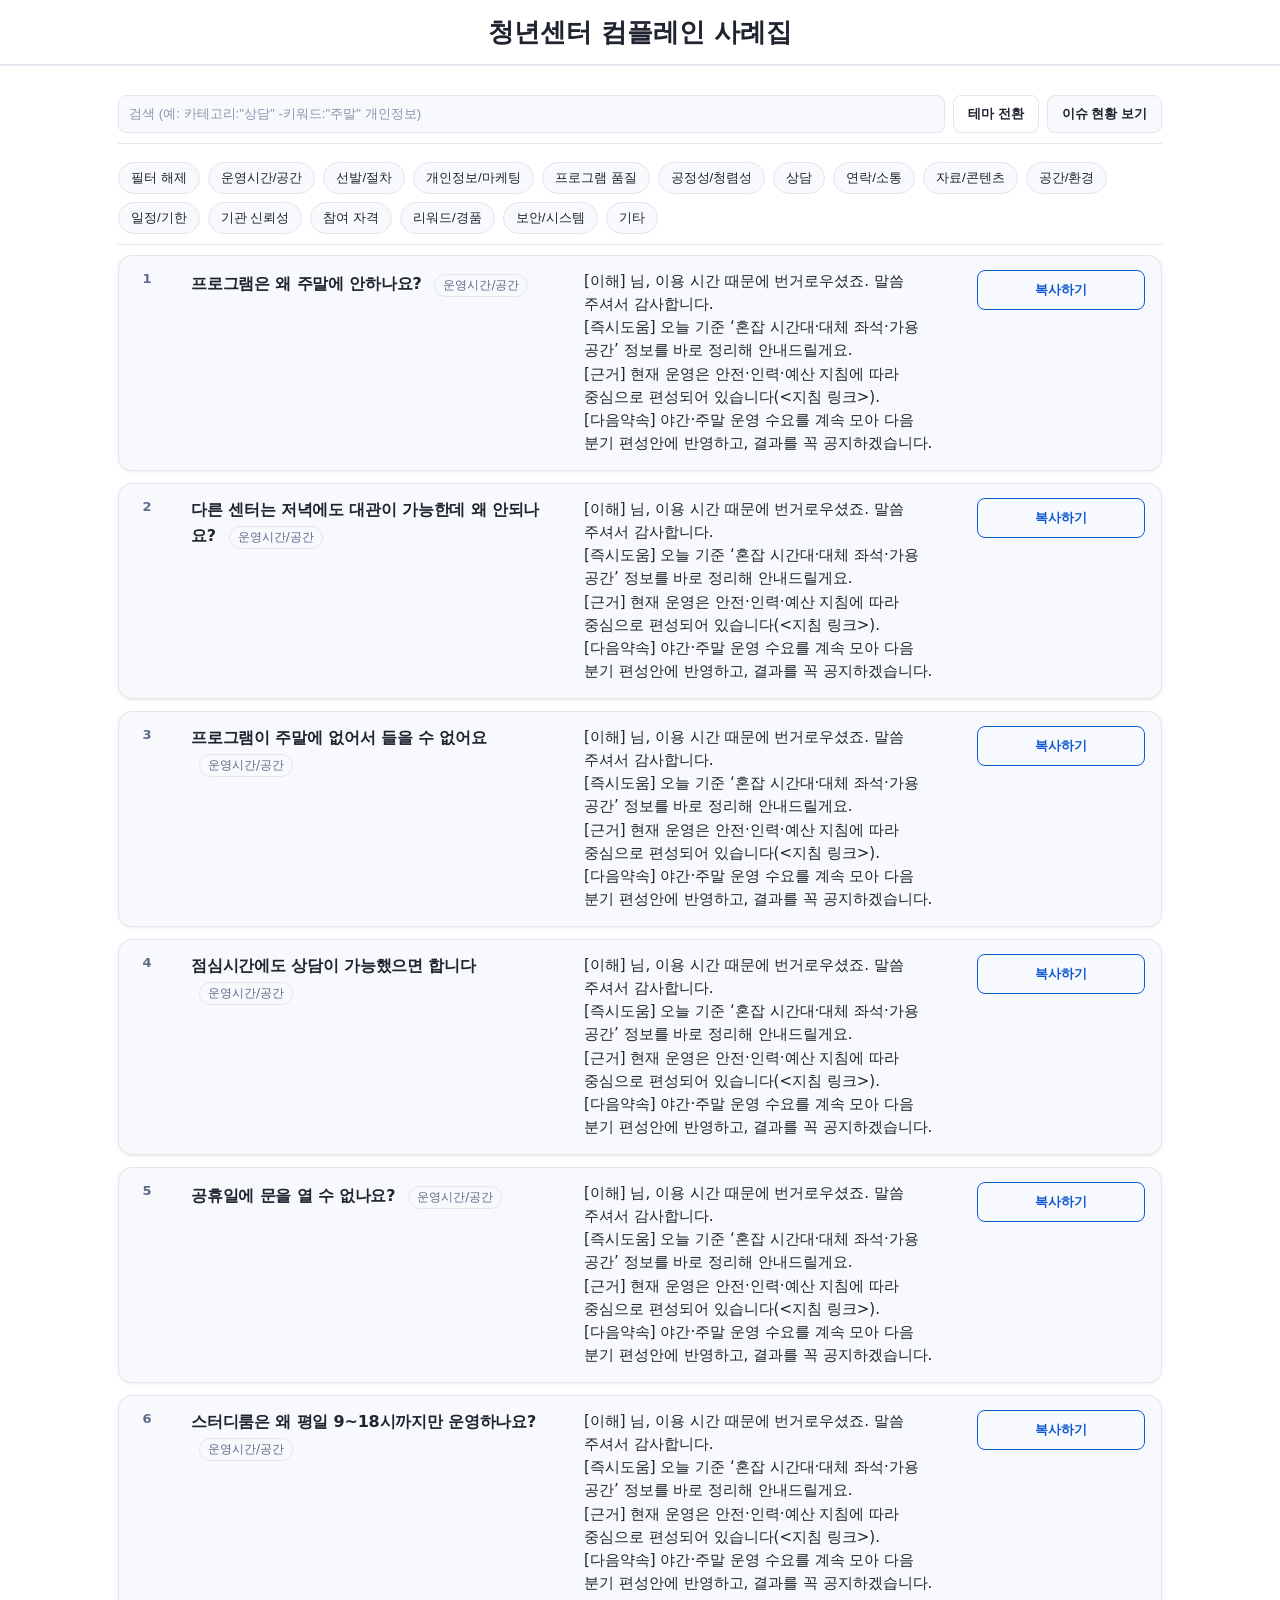
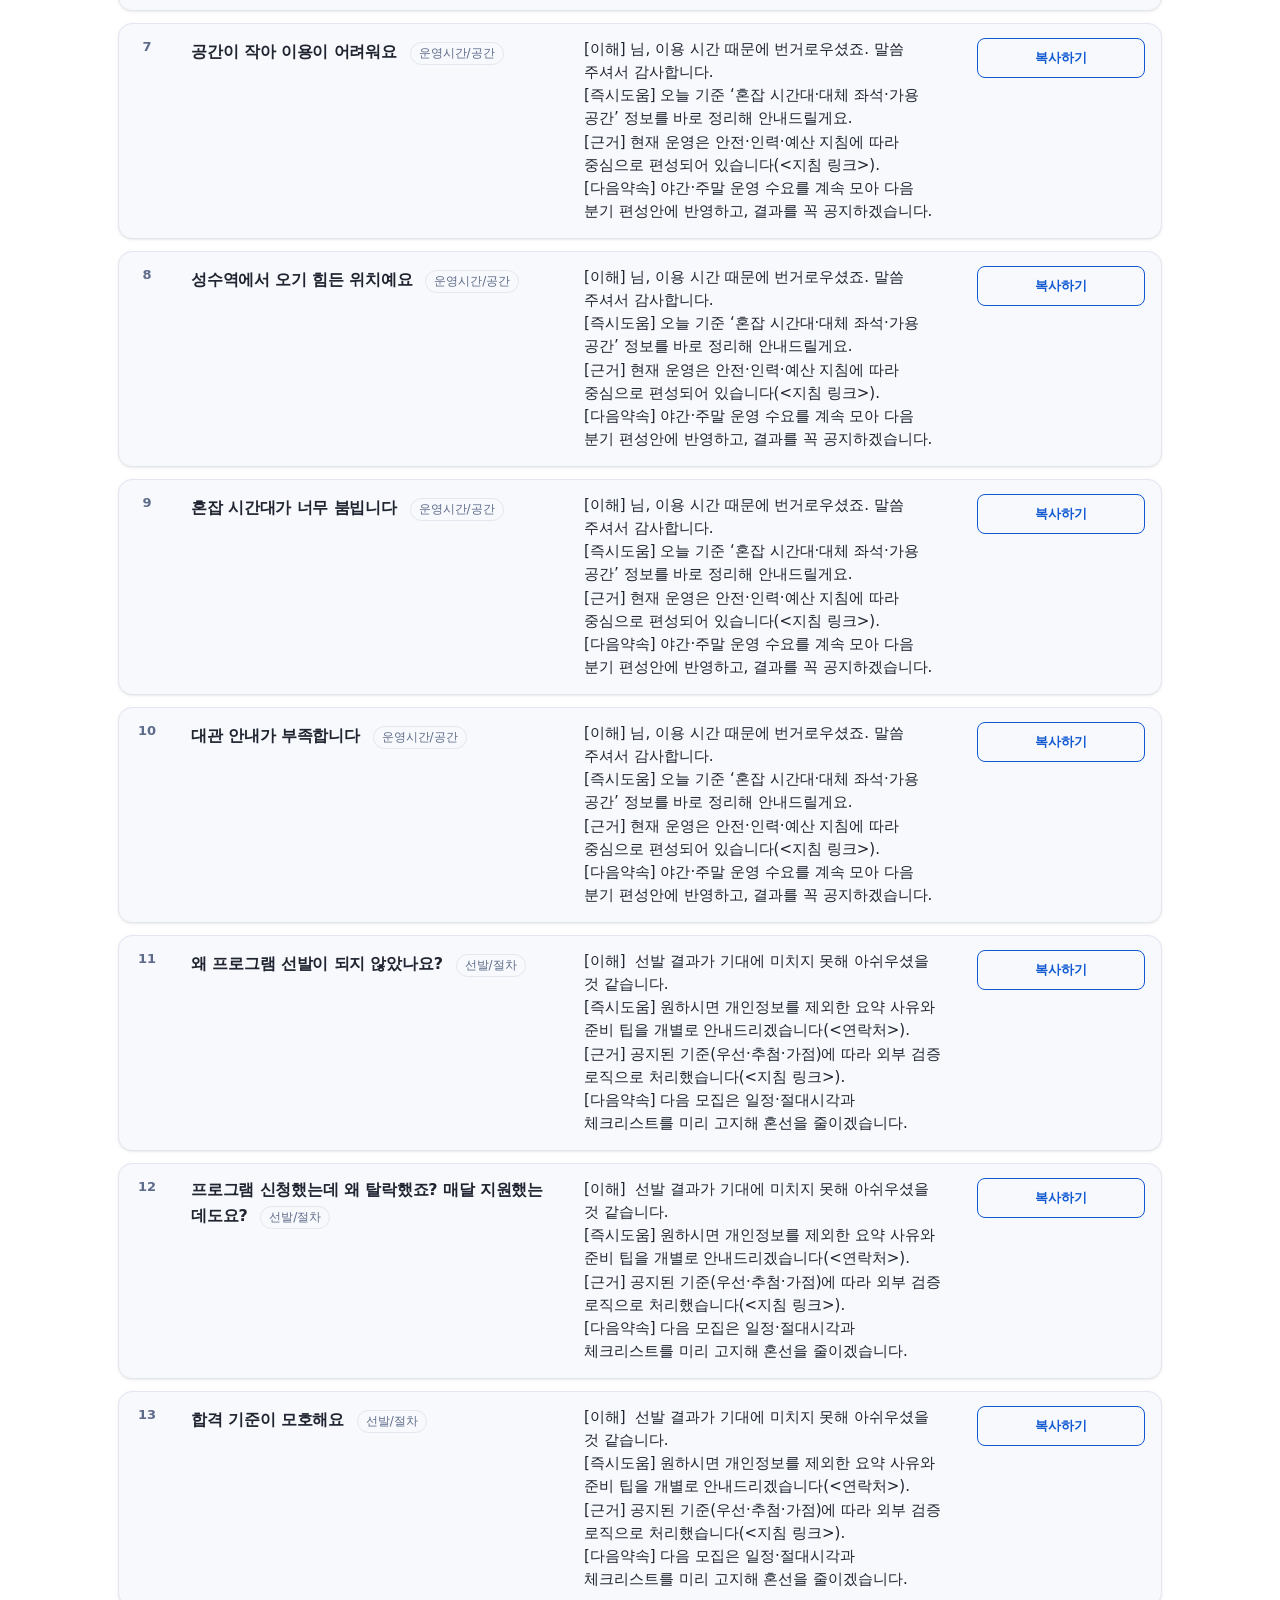
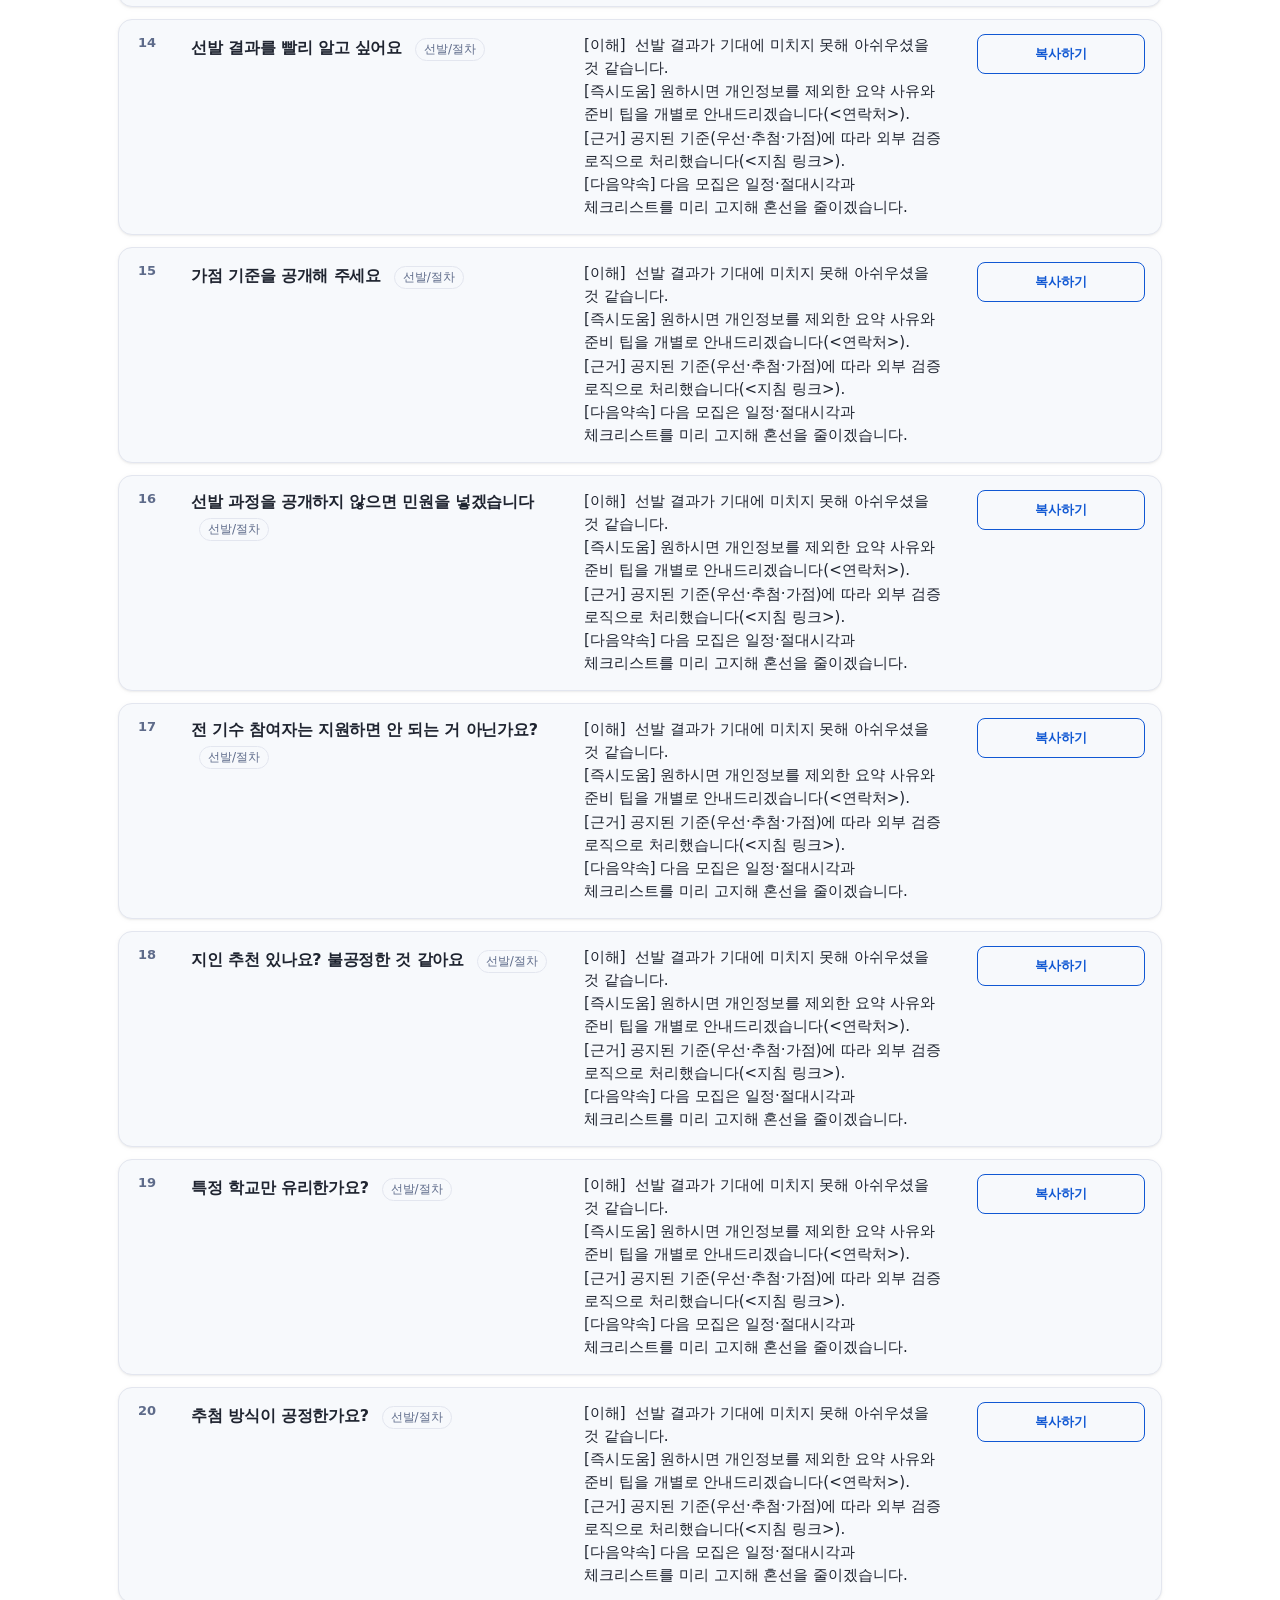
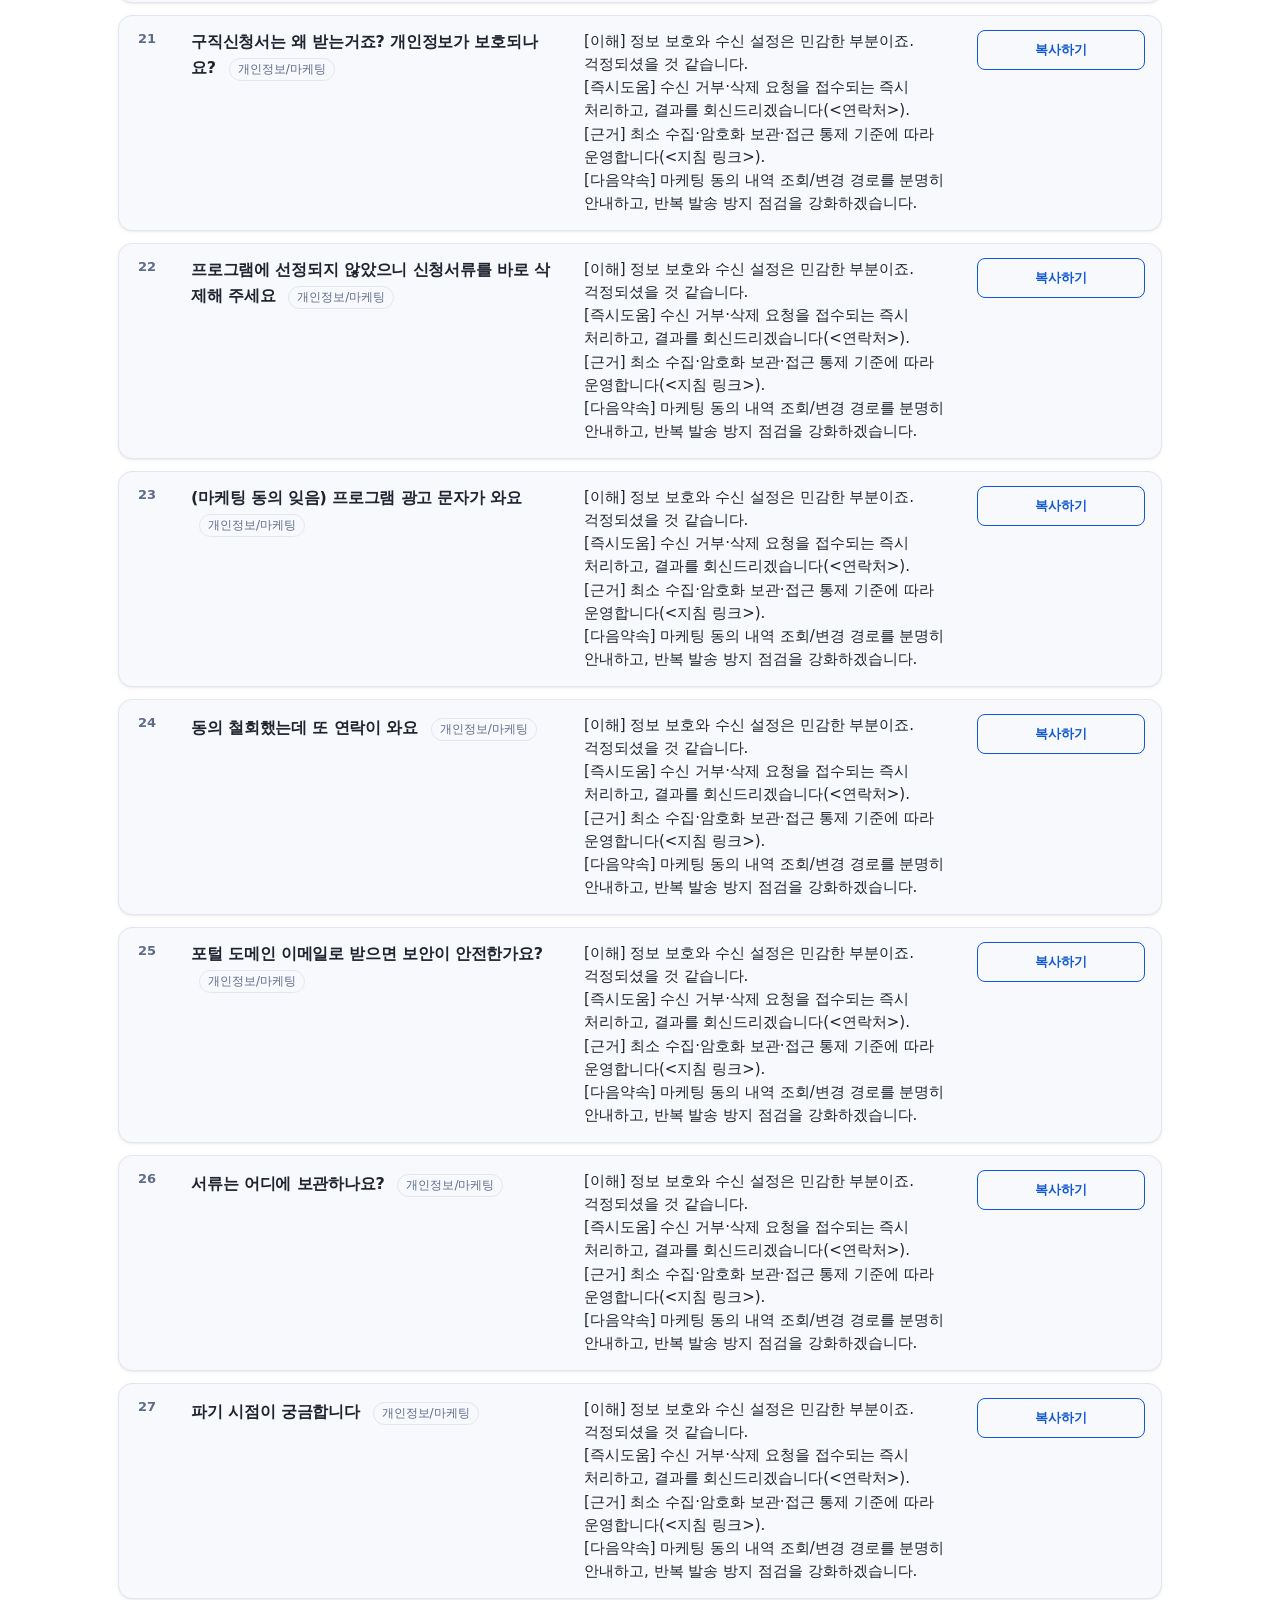
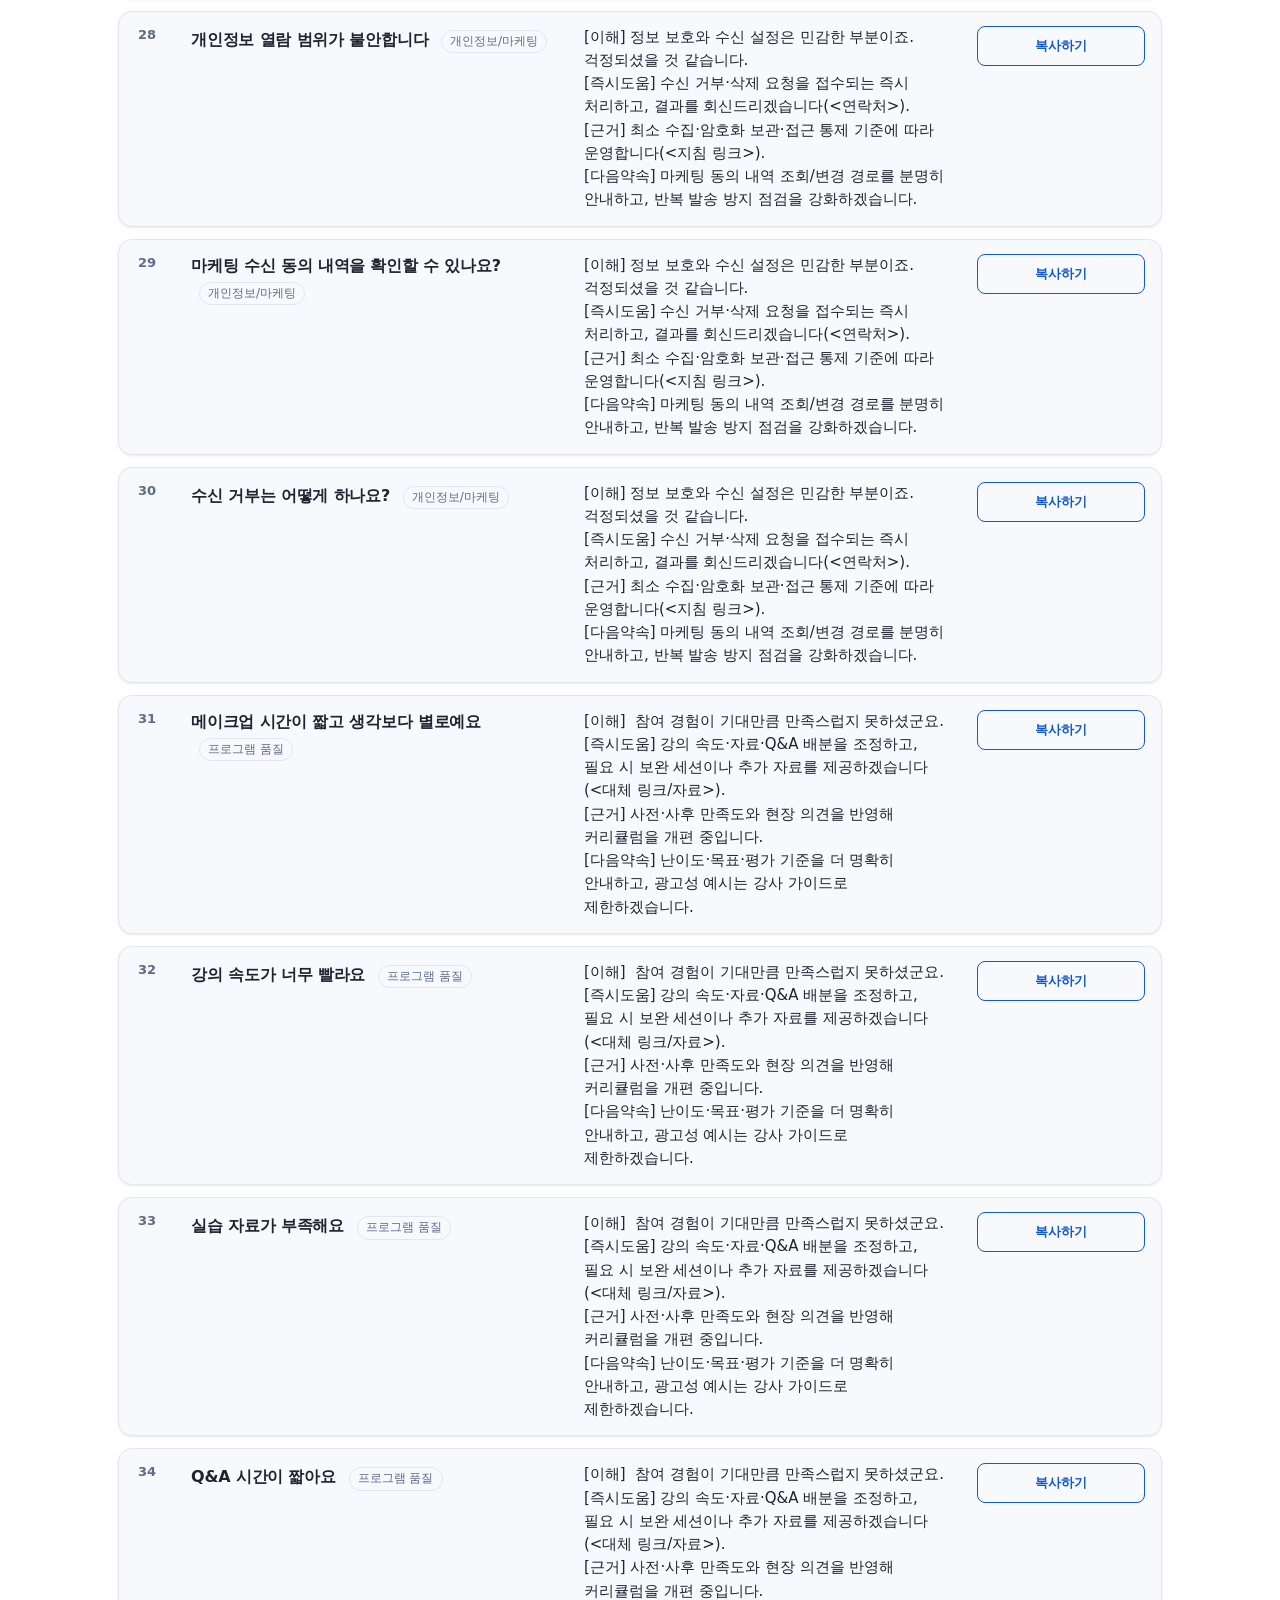
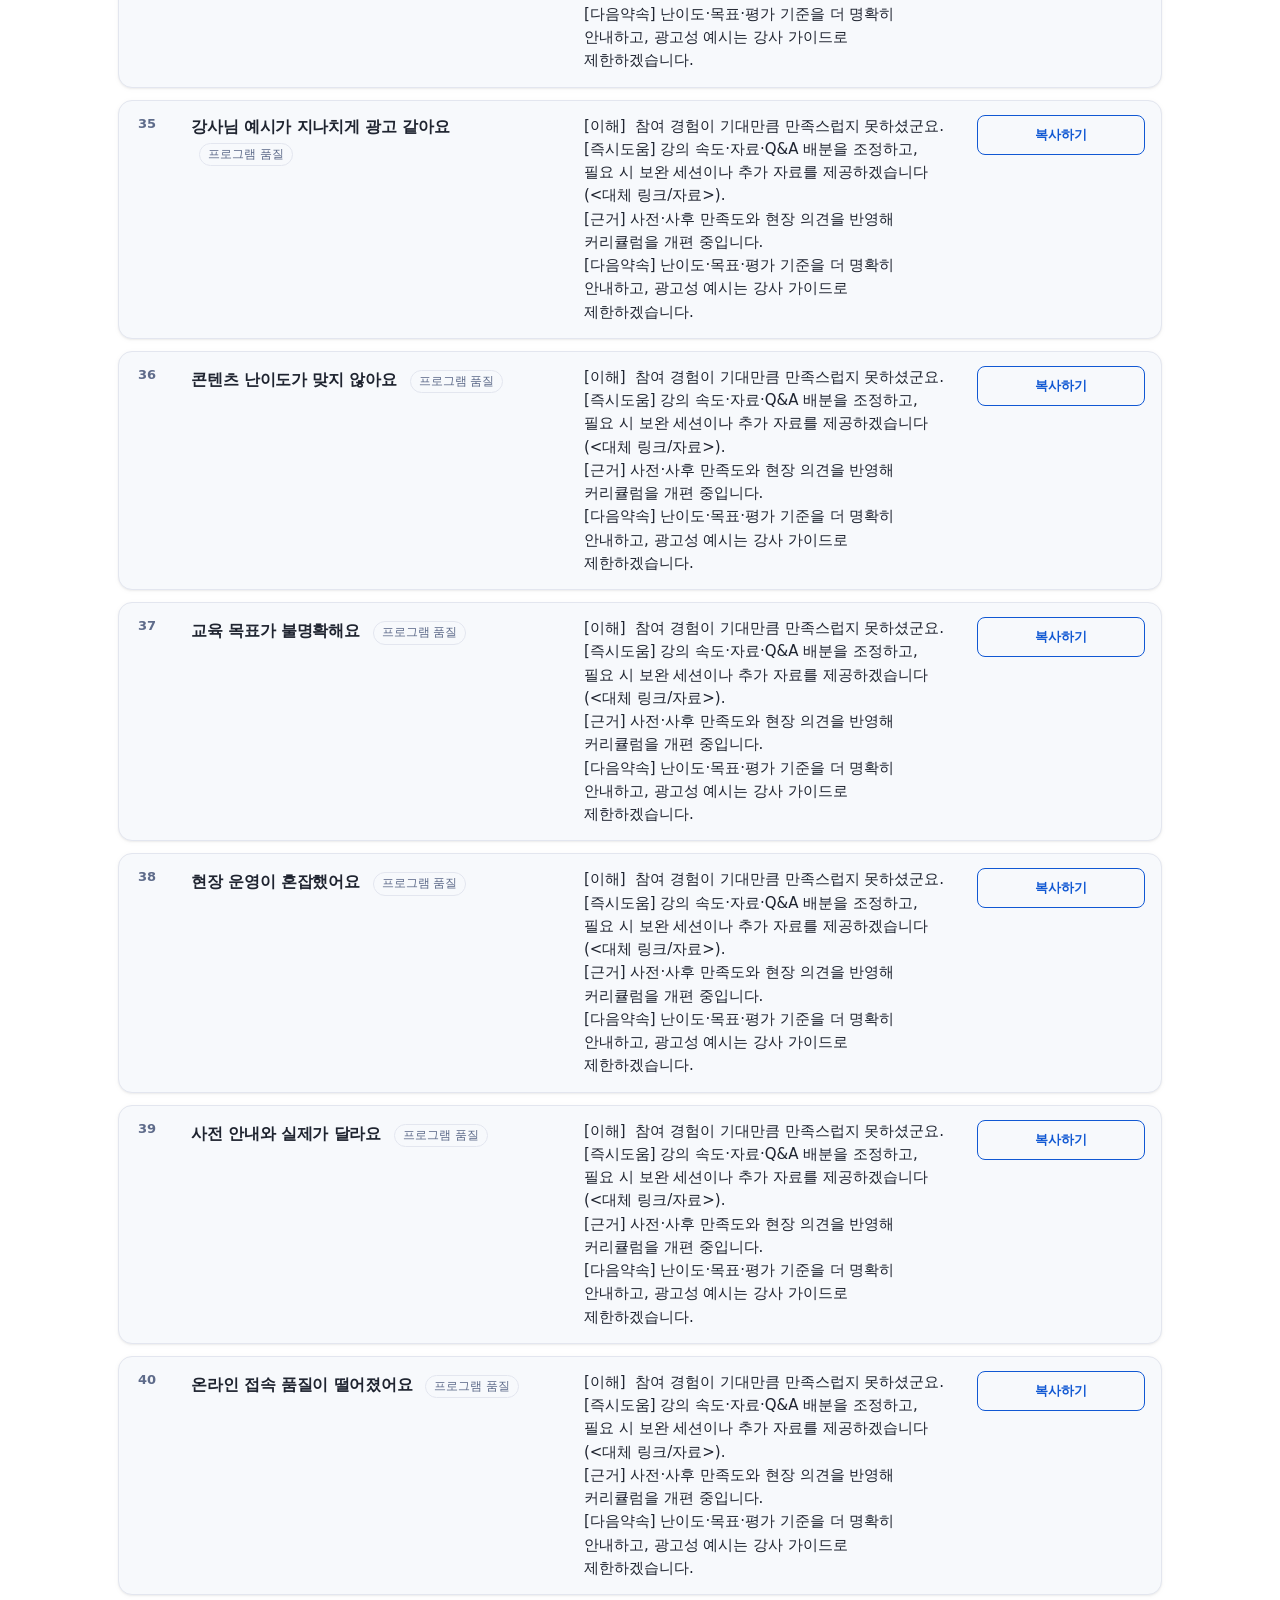
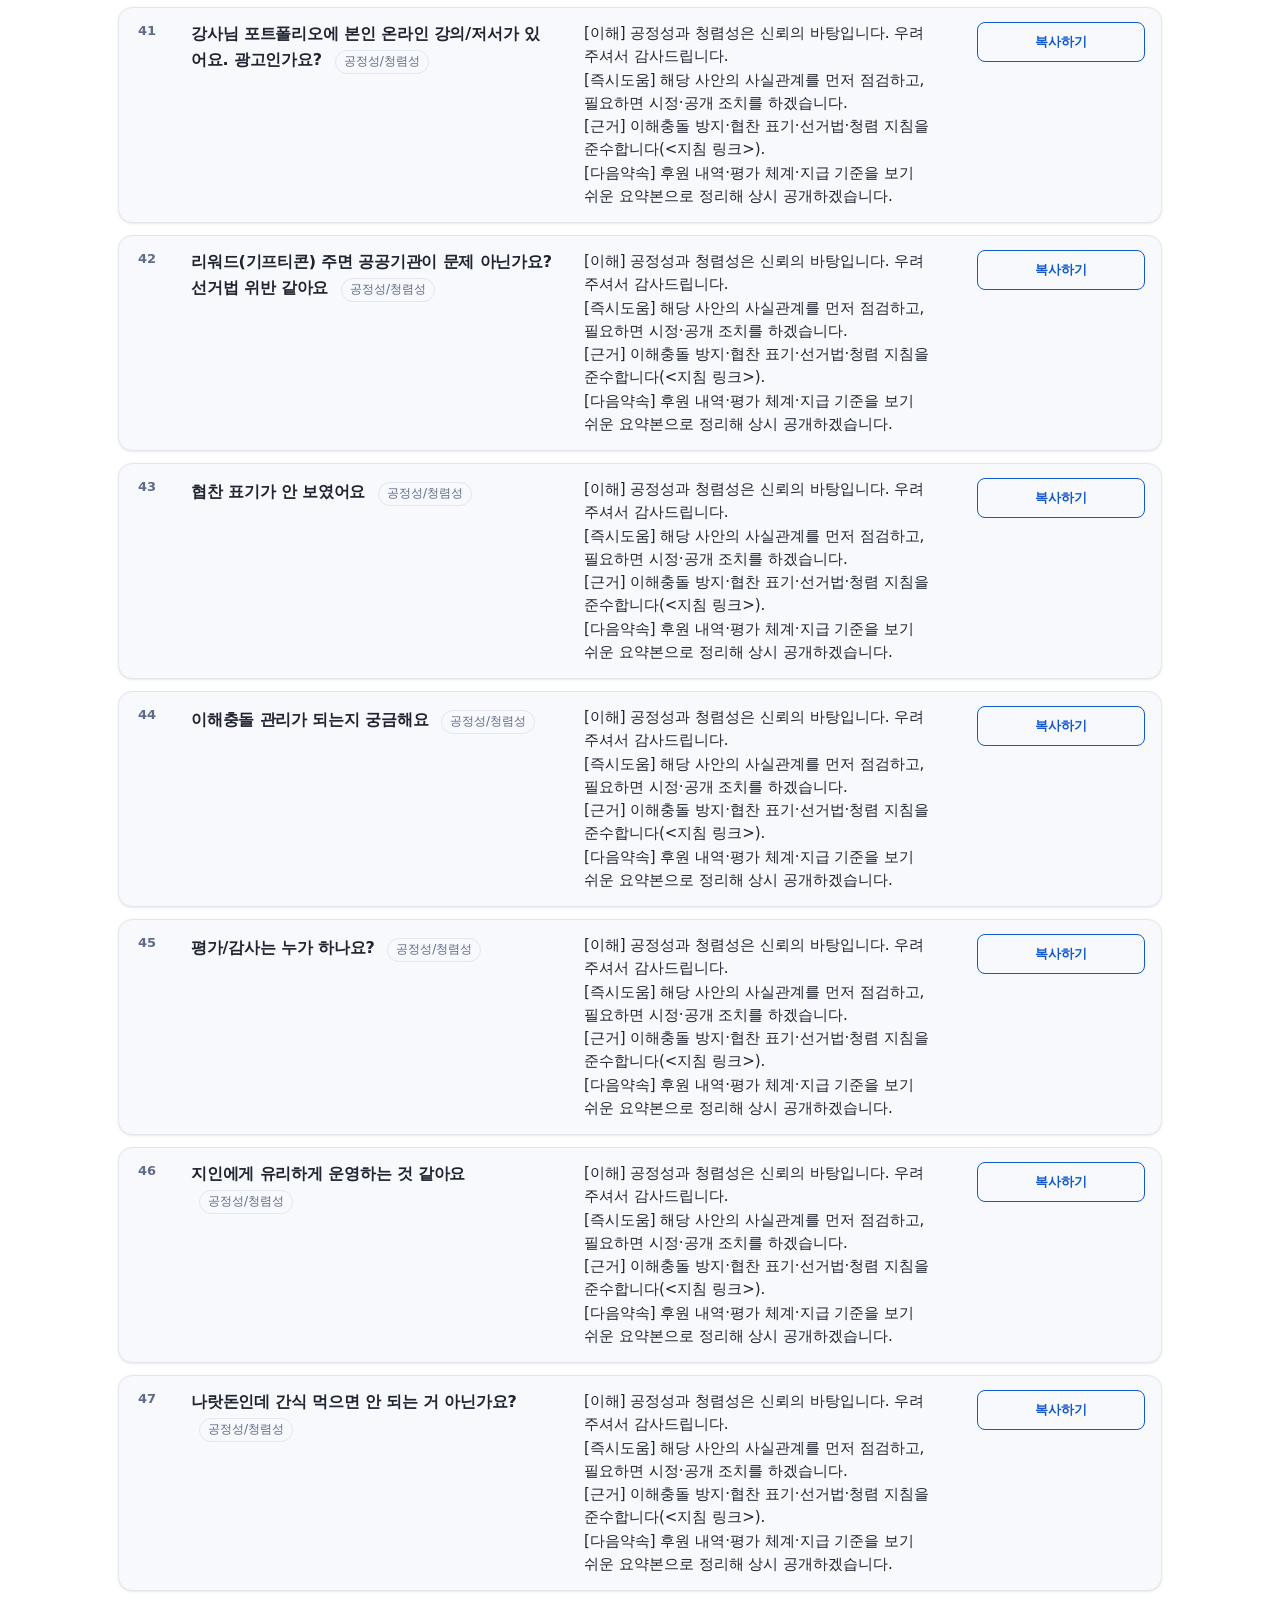
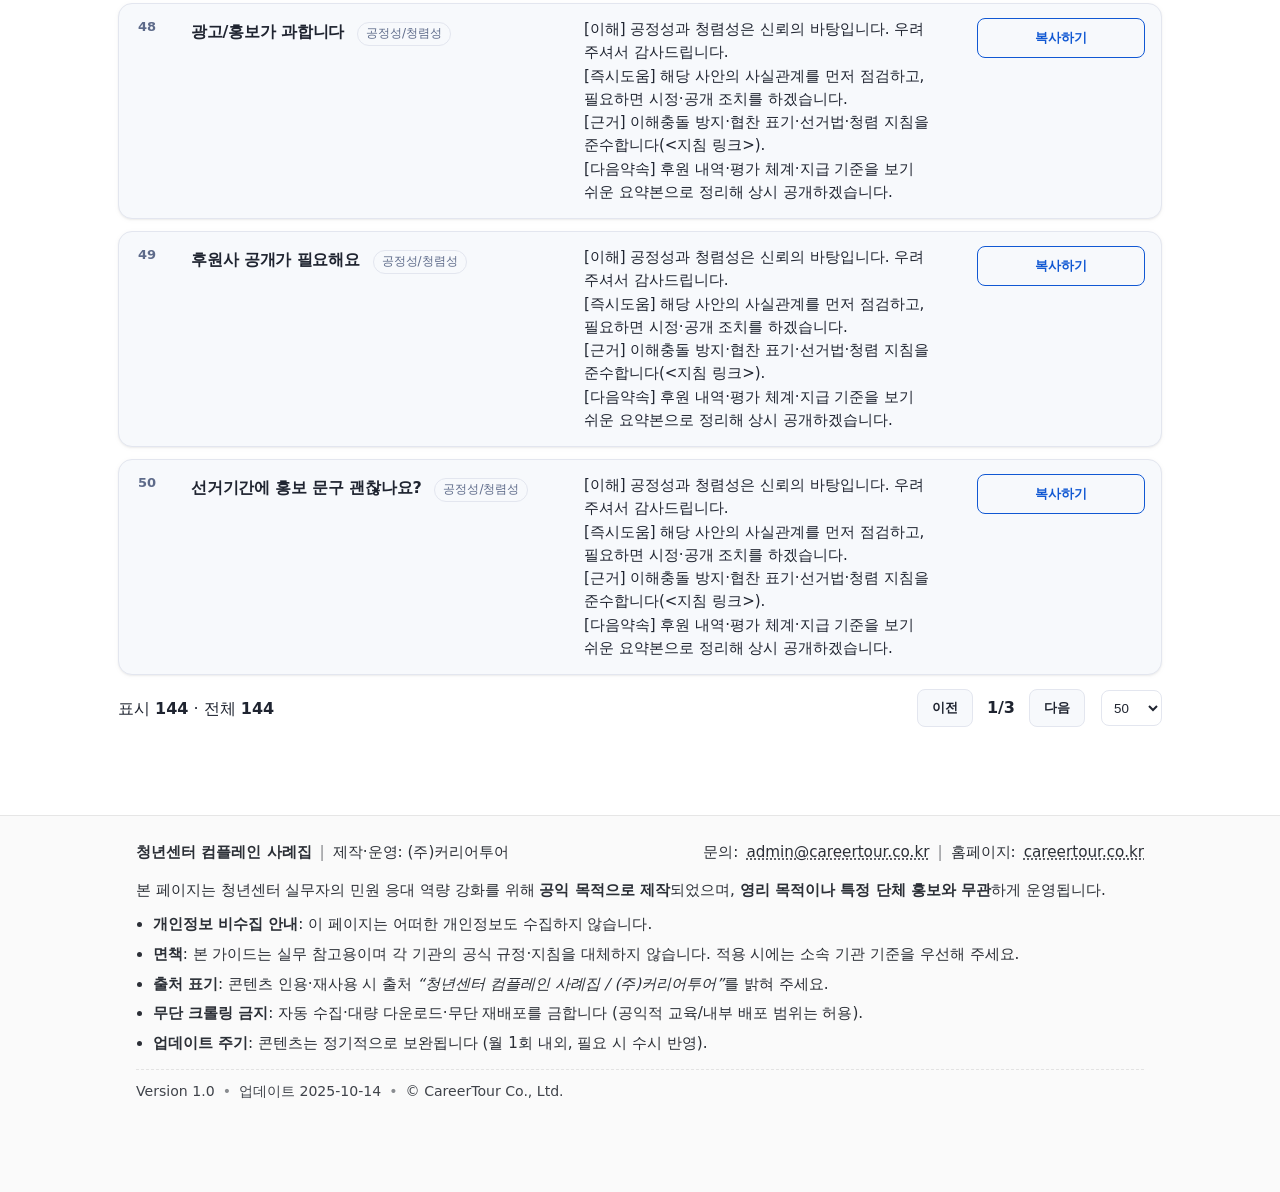
<file: index.html>
<!DOCTYPE html>
<html lang="ko" data-theme="auto">
<head>
<meta charset="utf-8" />
<meta name="viewport" content="width=device-width,initial-scale=1" />
<meta name="app-id" content="impact-share-center-public">
<!-- GitHub Issues 연동 메타: dao-codes/Impact 저장소로 지정 -->
<meta name="gh-owner" content="dao-codes">
<meta name="gh-repo" content="Impact">
<meta name="gh-label" content="feedback">
<title>청년센터 컴플레인 사례집 – Public</title>
<link rel="preconnect" href="https://fonts.googleapis.com">
<link href="https://fonts.googleapis.com/css2?family=Material+Symbols+Rounded:FILL@0..1&display=swap" rel="stylesheet">
<link rel="stylesheet" href="./app_public.css?v=list-copy-1">
</head>
<body>
<header>
  <div>
    <h1 class="title">청년센터 컴플레인 사례집</h1>
  </div>
</header>

<div class="wrap">
  <div class="toolbar">
    <input id="search" type="search" placeholder='검색 (예: 카테고리:"상담" -키워드:"주말" 개인정보)' aria-label="검색어">
    <button id="toggleTheme" class="btn ghost" type="button">테마 전환</button>
    <button id="openIssues" class="btn" type="button">이슈 현황 보기</button>
  </div>

  <div id="chips" class="filters"></div>

  <table>
    <thead>
      <tr><th style="width:58px">#</th><th>민원 사례</th><th style="width:26%">가이드</th><th style="width:180px">의견</th></tr>
    </thead>
    <tbody id="tbody"></tbody>
  </table>

  <div class="footer">
    <div class="count">표시 <b id="shown">0</b> · 전체 <b id="total">0</b></div>
    <div>
      <button id="prev" class="row-actions btn" type="button">이전</button>
      <span id="pageInfo">1/1</span>
      <button id="next" class="row-actions btn" type="button">다음</button>
      <select id="pageSize" aria-label="페이지 크기" style="margin-left:8px;border:1px solid var(--line);border-radius:8px;padding:6px 8px;background:transparent;color:var(--text)">
        <option>25</option><option selected>50</option><option>100</option>
      </select>
    </div>
  </div>
</div>

  <footer class="site-footer" role="contentinfo">
  <div class="footer-inner" itemscope itemtype="https://schema.org/Organization">
    <div class="footer-row">
      <div class="footer-brand">
        <strong class="foot-title">청년센터 컴플레인 사례집</strong>
        <span class="foot-divider" aria-hidden="true">|</span>
        <span class="foot-operator">
          제작·운영: <span itemprop="name">(주)커리어투어</span>
        </span>
      </div>

      <address class="footer-contact" translate="no">
        문의: <a href="mailto:admin@careertour.co.kr" itemprop="email">admin@careertour.co.kr</a>  
        <span class="foot-divider" aria-hidden="true">|</span>  
        홈페이지: <a href="https://www.careertour.co.kr" target="_blank" rel="noopener noreferrer">careertour.co.kr</a>
      </address>
    </div>

    <p class="foot-purpose">
      본 페이지는 청년센터 실무자의 민원 응대 역량 강화를 위해 <strong>공익 목적으로 제작</strong>되었으며,
      <strong>영리 목적이나 특정 단체 홍보와 무관</strong>하게 운영됩니다.
    </p>

    <ul class="foot-notice">
      <li><strong>개인정보 비수집 안내</strong>: 이 페이지는 어떠한 개인정보도 수집하지 않습니다.</li>
      <li><strong>면책</strong>: 본 가이드는 실무 참고용이며 각 기관의 공식 규정·지침을 대체하지 않습니다. 적용 시에는 소속 기관 기준을 우선해 주세요.</li>
      <li><strong>출처 표기</strong>: 콘텐츠 인용·재사용 시 출처 <em>“청년센터 컴플레인 사례집 / (주)커리어투어”</em>를 밝혀 주세요.</li>
      <li><strong>무단 크롤링 금지</strong>: 자동 수집·대량 다운로드·무단 재배포를 금합니다 (공익적 교육/내부 배포 범위는 허용).</li>
      <li><strong>업데이트 주기</strong>: 콘텐츠는 정기적으로 보완됩니다 (월 1회 내외, 필요 시 수시 반영).</li>
    </ul>

    <div class="foot-meta">
      <span>Version <span id="appVersion">1.0</span></span>
      <span class="dot" aria-hidden="true">•</span>
      <span>업데이트 <time id="updatedAt" datetime="2025-01-01">2025-10-14</time></span>
      <span class="dot" aria-hidden="true">•</span>
      <span>© <span id="copyrightYear"></span> CareerTour Co., Ltd.</span>
    </div>
  </div>
</footer>

<script src="./app_public.js?v=compat-1" defer></script>
</body>
</html>
</file>
<file: app_public.css>
/* =========================================================================
  app_public.css — Stable Public UX (List/Card Layout)
  - 기본 라이트 / 버튼으로 다크 전환 지원
  - 검색/필터 sticky (헤더는 리스트형이라 숨김)
  - 테이블 → 카드 리스트 전환 (데스크톱/모바일 반응형)
  ======================================================================= */

/* ---------- Design Tokens ---------- */
:root{
  --bg:#ffffff; --surface:#f7f9fc; --text:#1f2430; --muted:#5e6b8a; --line:#e3e6ef;
  --primary:#1158d3; --primary-ink:#ffffff; --primary-weak:#e7f0ff;

  --radius-lg:16px; --radius-md:12px; --radius-sm:8px;
  --shadow-1:0 1px 2px rgba(0,0,0,.06), 0 1px 6px rgba(0,0,0,.03);
  --font-sans:"Noto Sans KR", Pretendard, system-ui, -apple-system, "Segoe UI", Roboto, Arial, "Helvetica Neue", sans-serif;

  /* Sticky heights (JS가 실측값으로 덮어씀) */
  --sticky-toolbar:56px;
  --sticky-filters:72px;
}

html[data-theme="dark"]{
  --bg:#121417; --surface:#1b1f25; --text:#e4e7ec; --muted:#8891a1; --line:#2b303a;
  --primary:#6ea8ff; --primary-ink:#0c1b33; --primary-weak:#10315c;
}

/* ---------- Base ---------- */
*{ box-sizing:border-box; }
body{ margin:0; background:var(--bg); color:var(--text); font-family:var(--font-sans); line-height:1.45; }
a{ color:var(--primary); text-decoration:none; }
a:hover{ text-decoration:underline; }
.wrap{ max-width:1080px; margin:0 auto; padding:6px 18px 40px; }

/* ---------- Header ---------- */
header{ text-align:center; border-bottom:1px solid var(--line); padding:14px 18px 12px; margin-bottom:6px; }
.title{ font-size:26px; font-weight:800; margin:0; }
.sub{ color:var(--muted); font-size:14px; }
@media (max-width:640px){ header{ text-align:left; } }

/* ---------- Toolbar (sticky) ---------- */
.toolbar{
  position:sticky; top:0; z-index:30;
  display:flex; flex-wrap:wrap; gap:8px; padding:10px 0; margin:8px 0 8px;
  background:var(--bg); border-bottom:1px solid var(--line);
}
.toolbar input[type="search"]{
  flex:1; min-width:240px; height:38px; padding:0 10px;
  border:1px solid var(--line); border-radius:8px; background:var(--surface); color:var(--text);
}

/* Buttons */
.btn{
  display:inline-flex; align-items:center; justify-content:center; gap:6px;
  height:38px; padding:0 14px; border-radius:8px;
  border:1px solid var(--line); background:var(--surface); cursor:pointer; font-weight:700;
}
.btn.primary{ background:var(--primary); color:var(--primary-ink); border-color:var(--primary); }
.btn.ghost{ background:transparent; }

/* 복사 버튼 */
.btn.copy{
  border-color: var(--primary);
  color: var(--primary);
  background: transparent;
  font-weight: 800;
}
.btn.copy:hover{
  background: color-mix(in oklab, var(--primary) 12%, transparent);
}

/* 토스트 알림 */
#toast{
  position: fixed; left: 50%; bottom: 24px;
  transform: translateX(-50%) scale(.98);
  background: var(--text); color: var(--bg);
  padding: 10px 14px; border-radius: 999px;
  font-size: 14px; font-weight: 700;
  box-shadow: var(--shadow-1);
  opacity: 0; pointer-events: none; transition: .18s ease;
  z-index: 1000;
}
#toast.show{ opacity: 1; transform: translateX(-50%) scale(1); }

/* ---------- Filters (sticky) ---------- */
.filters{
  position:sticky; top:var(--sticky-toolbar); z-index:40;
  display:flex; flex-wrap:wrap; gap:8px; padding:10px 0; margin:0 0 10px;
  background:var(--bg); border-bottom:1px solid var(--line);
  box-shadow: 0 1px 0 color-mix(in oklab, var(--line) 70%, transparent);
}
.filters::after{ content:""; display:block; height:12px; } /* 태그 아래 간격 */
.chip{
  padding:6px 12px; border-radius:999px; border:1px solid var(--line);
  background:var(--surface); cursor:pointer; white-space:nowrap;
}
.chip.active{ background:var(--primary-weak); border-color:var(--primary); color:var(--primary); }

/* =========================================================================
   LIST MODE (Table → Card List)
   ======================================================================= */

/* 테이블 컨테이너만 유지 */
table{
  width:100%;
  border:none !important;
  background:transparent !important;
  border-radius:0 !important;
  box-shadow:none !important;
  border-spacing:0;
}
thead{ display:none !important; }  /* 리스트형: 헤더 숨김 */

/* 리스트 컨테이너 */
tbody{
  display:flex;
  flex-direction:column;
  gap:12px;                         /* 카드 간격 */
}

/* 각 행(tr)을 카드로 렌더링 */
tbody tr{
  display:grid;
  grid-template-columns:56px 1fr 1fr 200px;   /* 번호 / 사례 / 가이드 / 버튼 */
  align-items:start;
  border:1px solid var(--line);
  border-radius:14px;
  background:var(--bg);
  box-shadow:var(--shadow-1);
  overflow:hidden;
  scroll-margin-top: calc(var(--sticky-toolbar) + var(--sticky-filters) + 12px);
}

/* 셀 스타일 */
tbody td{
  border:none !important;
  padding:14px 16px !important;
  background:transparent !important;
  font-size:15px;
}

/* 번호 칸 */
td[data-h="#"]{
  width:56px !important;
  text-align:center;
  color:var(--muted);
  font-weight:800;
  background:color-mix(in oklab, var(--primary-weak) 30%, transparent);
  font-size:13px;
}

/* 텍스트 */
.q{ font-weight:800; letter-spacing:-.2px; margin:0 0 6px; font-size:16px; line-height:1.5; }
.cat{
  display:inline-block; margin-left:8px; margin-top:4px; font-size:12px; color:var(--muted);
  border:1px solid var(--line); padding:2px 8px; border-radius:999px; white-space:nowrap;
}
.resp{ white-space:pre-wrap; word-break:keep-all; line-height:1.55; }

/* 카드 내 버튼 묶음 */
td .row-actions{ display:grid !important; grid-template-columns:1fr; gap:10px; }
td .row-actions .btn{ width:100%; min-height:40px; }

/* 호버 효과 */
tbody tr:hover{
  box-shadow:0 2px 12px rgba(0,0,0,.06);
  border-color:color-mix(in oklab, var(--primary) 30%, var(--line));
}

/* ---------- Footer / Pagination ---------- */
.footer{ display:flex; align-items:center; justify-content:space-between; gap:10px; padding-top:14px; }
.footer > div:last-child{ display:flex; gap:8px; }
#pageSize{ height:36px; border:1px solid var(--line); border-radius:8px; background:transparent; color:var(--text); padding:0 8px; }

/* ---------- Responsive ---------- */
/* 960px 이하: 2열 레이아웃 (번호+본문) */
@media (max-width:960px){
  tbody tr{
    grid-template-columns:44px 1fr;
    grid-template-areas:
      "no q"
      "no a"
      "no act";
  }
  td[data-h="#"]{ grid-area:no; width:44px !important; }
  tbody td:nth-child(2){ grid-area:q; }     /* 민원 사례 */
  tbody td:nth-child(3){ grid-area:a; }     /* 가이드 */
  tbody td:nth-child(4){ grid-area:act; }   /* 버튼 */
  td .row-actions{ grid-template-columns:1fr; }
}

/* 640px 이하: 세로 스택 + 버튼 1열, sticky 높이 여유 */
@media (max-width:640px){
  :root{ --sticky-filters:118px; }
  .filters::after{ height:10px; }           /* 모바일은 간격 축소 */
  tbody tr{
    grid-template-columns:40px 1fr;
    grid-template-areas:
      "no q"
      "no a"
      "no act";
  }
  td[data-h="#"]{ width:40px !important; padding:12px 8px !important; }
  td .row-actions{ grid-template-columns:1fr; }
  .q, .resp{ font-size:14px; }
}

/* === Header만 sticky, 그 외는 일반 스크롤 === */
header{
  position: sticky;
  top: 0;
  z-index: 60;
  background: var(--bg);
  backdrop-filter: saturate(1.2) blur(0px);
  box-shadow: 0 1px 0 color-mix(in oklab, var(--line) 70%, transparent);
}

/* 툴바/필터는 sticky 해제 (일반 흐름) */
.toolbar, .filters{
  position: static !important;
  top: auto !important;
  box-shadow: none;
}

/* 카드가 sticky 영역에 가려지지 않도록 했던 보정값 0으로 정렬 */
body.list-mode tbody tr{ scroll-margin-top: 8px; }

/* === 우측 하단 위로가기 버튼 === */
#backToTop{
  position: fixed;
  right: 20px; bottom: 20px;
  height: 44px; padding: 0 16px;
  border-radius: 999px;
  background: var(--primary);
  color: var(--primary-ink);
  border: 1px solid var(--primary);
  box-shadow: var(--shadow-1);
  opacity: 0; transform: translateY(8px);
  pointer-events: none; transition: .18s ease;
  z-index: 70;
}
#backToTop.show{
  opacity: 1; transform: translateY(0);
  pointer-events: auto;
}

/* === 페이지네이션 수직 정렬 보정 === */
.footer{ align-items: center; }
.footer > div:last-child{ display:flex; align-items:center; gap:8px; }
#pageInfo{
  display: inline-flex;
  align-items: center;
  height: 38px;              /* 버튼과 동일 높이 */
  line-height: 38px;
  padding: 0 6px;
  font-weight: 700;
}

/* =========================
   Dark mode contrast fix
   ========================= */

/* 1) 다크 테마 토큰 재정의(대비 강화) */
html[data-theme="dark"]{
  --bg:#0f1216;                 /* 배경 */
  --surface:#171b21;            /* 카드/칩/입력 배경 */
  --text:#e9edf3;               /* 본문 텍스트 */
  --muted:#a6b0c3;              /* 보조 텍스트 */
  --line:#2e3642;               /* 구분선 */
  --primary:#6ea8ff;            /* 강조색 */
  --primary-ink:#ffffff;        /* 강조 버튼의 글자색(흰색 유지) */
  --primary-weak:rgba(110,168,255,.18); /* 칩/뱃지 약한 강조 */
}

/* 2) 카드/칩/입력 배경을 다크에서 surface로 일관화 */
body.list-mode tbody tr{
  background:var(--surface);
}
.chip,
.toolbar input[type="search"],
.btn{
  background:var(--surface);
  border-color:var(--line);
  color:var(--text);
}

/* 3) 기본/강조 버튼 대비 + hover 포커스 */
.btn.primary{
  background:var(--primary);
  color:var(--primary-ink);
  border-color:var(--primary);
}
.btn:hover{ filter:brightness(1.06); }
.btn.primary:hover{ filter:brightness(0.96); }

/* 4) 카테고리 뱃지/번호칸 대비 */
td[data-h="#"]{
  background:color-mix(in oklab, var(--primary-weak) 40%, transparent);
  color:var(--muted);
}
.cat{
  color:var(--muted);
  border-color:var(--line);
  background:transparent;
}

/* 5) 마크(검색 하이라이트) 가독성 */
mark{
  background: #ffe08a;          /* 라이트 */
  color: #222;
  padding:.1em .25em;
  border-radius:.25em;
}
html[data-theme="dark"] mark{
  background: #634200;          /* 다크에서 노란 하이라이트가 너무 밝지 않게 */
  color: #fff;
}

/* 6) 입력 placeholder 색 보정 */
::placeholder{ color: color-mix(in oklab, var(--muted) 70%, transparent); }
html[data-theme="dark"] ::placeholder{ color: color-mix(in oklab, var(--muted) 60%, #000); }

/* 7) 표/카드 테두리/섀도우 약간 강화(다크) */
html[data-theme="dark"] body.list-mode tbody tr{
  box-shadow: 0 1px 0 rgba(0,0,0,.35), 0 12px 24px rgba(0,0,0,.25);
  border-color: var(--line);
}

/* 8) 페이지네이션/셀렉트 글자색 정렬 */
#pageInfo{ color:var(--text); }
#pageSize{ color:var(--text); background:var(--surface); border-color:var(--line); }

/* 9) 우측 하단 위로가기 버튼도 대비 유지 */
#backToTop{
  background:var(--primary);
  color:var(--primary-ink);
  border-color:var(--primary);
}
#backToTop:hover{ filter:brightness(0.95); }

.site-footer{
  border-top:1px solid var(--c-border,rgba(0,0,0,.08));
  background:var(--c-foot-bg,#fafafa);
  color:var(--c-foot-fg,#2b2f36);
  font-size:.9rem;
  line-height:1.6;
  margin-top:40px;
}
.footer-inner{max-width:980px;margin:0 auto;padding:20px 16px 28px;}
.footer-row{display:flex;flex-wrap:wrap;gap:12px;align-items:center;justify-content:space-between;}
.footer-brand{display:flex;flex-wrap:wrap;gap:8px;align-items:center;}
.foot-title{font-weight:700;}
.foot-divider{opacity:.5}
.footer-contact a{color:inherit;text-decoration:underline dotted}
.foot-purpose{margin:12px 0 6px}
.foot-notice{margin:0 0 10px 0;padding-left:18px}
.foot-notice li{margin:4px 0}
.foot-meta{opacity:.8;font-size:.85rem;display:flex;flex-wrap:wrap;gap:8px;align-items:center}
.foot-meta .dot{opacity:.6}

/* 다크 모드 */
@media (prefers-color-scheme: dark){
  .site-footer{
    --c-foot-bg:#0f1116;
    --c-foot-fg:#e9edf2;
    --c-border:rgba(255,255,255,.12);
  }
}
html[data-theme="dark"] .site-footer{
  --c-foot-bg:#0f1116;
  --c-foot-fg:#e9edf2;
  --c-border:rgba(255,255,255,.12);
}

/* ===== Footer – 안정화 오버라이드 ===== */

/* 1) 레이아웃 안정화: 부모 overflow/좌우 여백 충돌 시 잘림 방지 */
.site-footer{
  position: relative;
  clear: both;
  width: 100%;
  max-width: 100%;
  overflow: visible;
  margin-left: 0;            /* 혹시 모를 음수마진 상쇄 */
  margin-right: 0;
  margin-top: 48px;          /* 본문과 분리 */
  border-top: 1px solid var(--c-border, rgba(0,0,0,.08));
  background: var(--c-foot-bg, #fafafa);
  color: var(--c-foot-fg, #2b2f36);
  font-size: 0.95rem;
  line-height: 1.7;
  box-sizing: border-box;
  z-index: 0;                /* 상단 고정요소보다 뒤로 */
}

/* 2) 컨테이너: 좌우 여백/하단 패딩(우하단 '위로' 버튼과 겹침 방지) */
.footer-inner{
  width: 100%;
  max-width: 1040px;         /* 페이지 컨테이너 폭과 맞추세요 */
  margin: 0 auto;
  padding: 24px 16px 88px;   /* 하단 여유 ↑ */
  box-sizing: border-box;
}

/* 3) 상단 1행: 좌우 배치 + 줄바꿈 대응 */
.footer-row{
  display: flex;
  flex-wrap: wrap;
  align-items: center;
  justify-content: space-between;
  gap: 8px 12px;
  min-width: 0;
}
.footer-brand{
  display: flex;
  flex-wrap: wrap;
  align-items: center;
  gap: 8px;
  min-width: 0;
}
.foot-title{ font-weight: 700; white-space: nowrap; }
.foot-divider{ opacity: .55; }
.footer-contact{
  margin-left: auto;
  font-style: normal;        /* <address> 기울임 제거 */
  display: flex;
  align-items: center;
  gap: 8px;
  flex-wrap: wrap;
}
.footer-contact a{
  color: inherit;
  text-decoration: underline dotted;
  text-underline-offset: 2px;
  overflow-wrap: anywhere;   /* 긴 이메일/URL 줄바꿈 */
}

/* 4) 본문/고지 */
.foot-purpose{ margin: 12px 0 8px; }
.foot-notice{
  margin: 0 0 12px 0;
  padding-left: 1.1em;       /* 목록 들여쓰기 표준화 */
  list-style: disc;
}
.foot-notice li{ margin: 4px 0; }

/* 5) 하단 메타: 경계선·간격 가독성 개선 */
.foot-meta{
  border-top: 1px dashed var(--c-border, rgba(0,0,0,.1));
  padding-top: 10px;
  display: flex;
  flex-wrap: wrap;
  gap: 8px;
  align-items: center;
  opacity: .9;
  font-size: .88rem;
}
.foot-meta .dot{ opacity: .6; }

/* 6) 다크 모드 변수 */
@media (prefers-color-scheme: dark){
  .site-footer{
    --c-foot-bg:#0f1116;
    --c-foot-fg:#e9edf2;
    --c-border:rgba(255,255,255,.12);
  }
}
html[data-theme="dark"] .site-footer{
  --c-foot-bg:#0f1116;
  --c-foot-fg:#e9edf2;
  --c-border:rgba(255,255,255,.12);
}

/* 7) 모바일 최적화: 좌측 잘림/충돌 예방 */
@media (max-width: 640px){
  .footer-inner{ padding: 20px 16px 96px; }
  .footer-row{ flex-direction: column; align-items: flex-start; }
  .footer-contact{ margin-left: 0; }
  .foot-title{ line-height: 1.4; }
}
</file>
